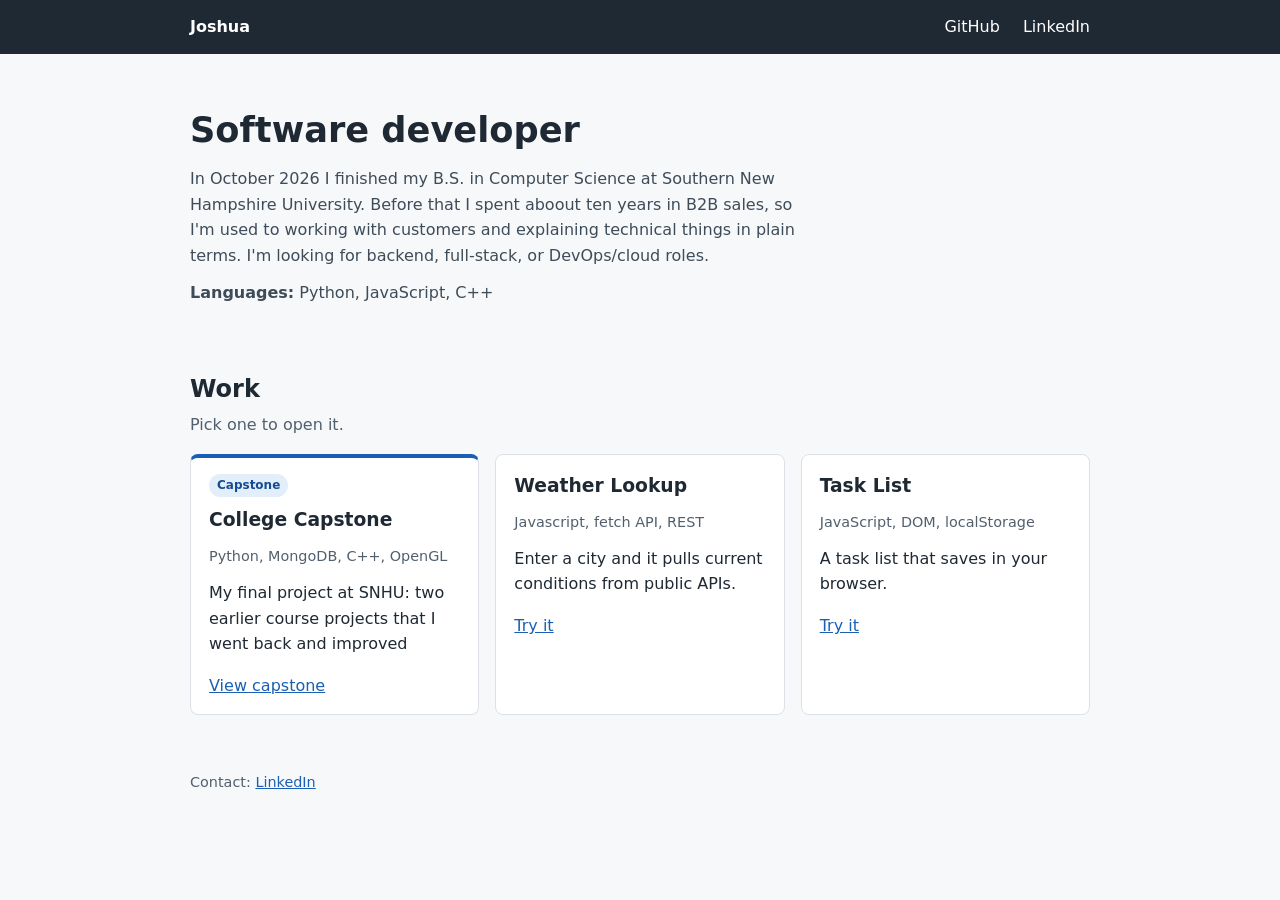
<file: index.html>
<!DOCTYPE html>
<html lang="en">
<head>
    <meta charset="UTF=8">
    <meta name="viewport" content="width=device-width, initial-scale=1">
    <title>Joshua | Portfolio</title>
    <link rel="stylesheet" href="style.css">
</head>
<body>
    <header class="topbar">
        <div class="wrap">
            <a class="brand" href="index.html">Joshua</a>
            <nav>
                <a href="https://github.com/NeonDireWolf">GitHub</a>
                <a href="https://www.linkedin.com/in/joshtippitt">LinkedIn</a>
            </nav>
        </div>
    </header>

    <main class="wrap">
        <section class="hero">
            <h1>Software developer</h1>
            <p>In October 2026 I finished my B.S. in Computer Science at Southern New Hampshire University. Before that I spent aboout ten years in B2B sales, so I'm used to working with customers and explaining technical things in plain terms. I'm looking for backend, full-stack, or DevOps/cloud roles.</p>
            <p><strong>Languages:</strong> Python, JavaScript, C++</p>
        </section>

        <section>
            <h2>Work</h2>
            <p class="section-note">Pick one to open it.</p>
            <div class="grid">
                <div class="card featured">
                    <span class="badge">Capstone</span>
                    <h3>College Capstone</h3>
                    <p class="tags">Python, MongoDB, C++, OpenGL</p>
                    <p>My final project at SNHU: two earlier course projects that I went back and improved</p>
                    <div class="links">
                        <a href="capstone.html">View capstone</a>
                    </div>
                </div>

                <div class="card">
                    <h3>Weather Lookup</h3>
                    <p class="tags">Javascript, fetch API, REST</p>
                    <p>Enter a city and it pulls current conditions from public APIs.</p>
                    <div class="links">
                        <a href="weather.html">Try it</a>
                    </div>
                </div>

                <div class="card">
                    <h3>Task List</h3>
                    <p class="tags">JavaScript, DOM, localStorage</p>
                    <p>A task list that saves in your browser.</p>
                    <div class="links">
                        <a href="tasks.html">Try it</a>
                    </div>
                </div>
            </div>
        </section>

        <footer>
            <p>Contact: <a href="https://www.linkedin.com/in/joshtippitt">LinkedIn</a></p>
        </footer>
    </main>
</body>
</html>
</file>
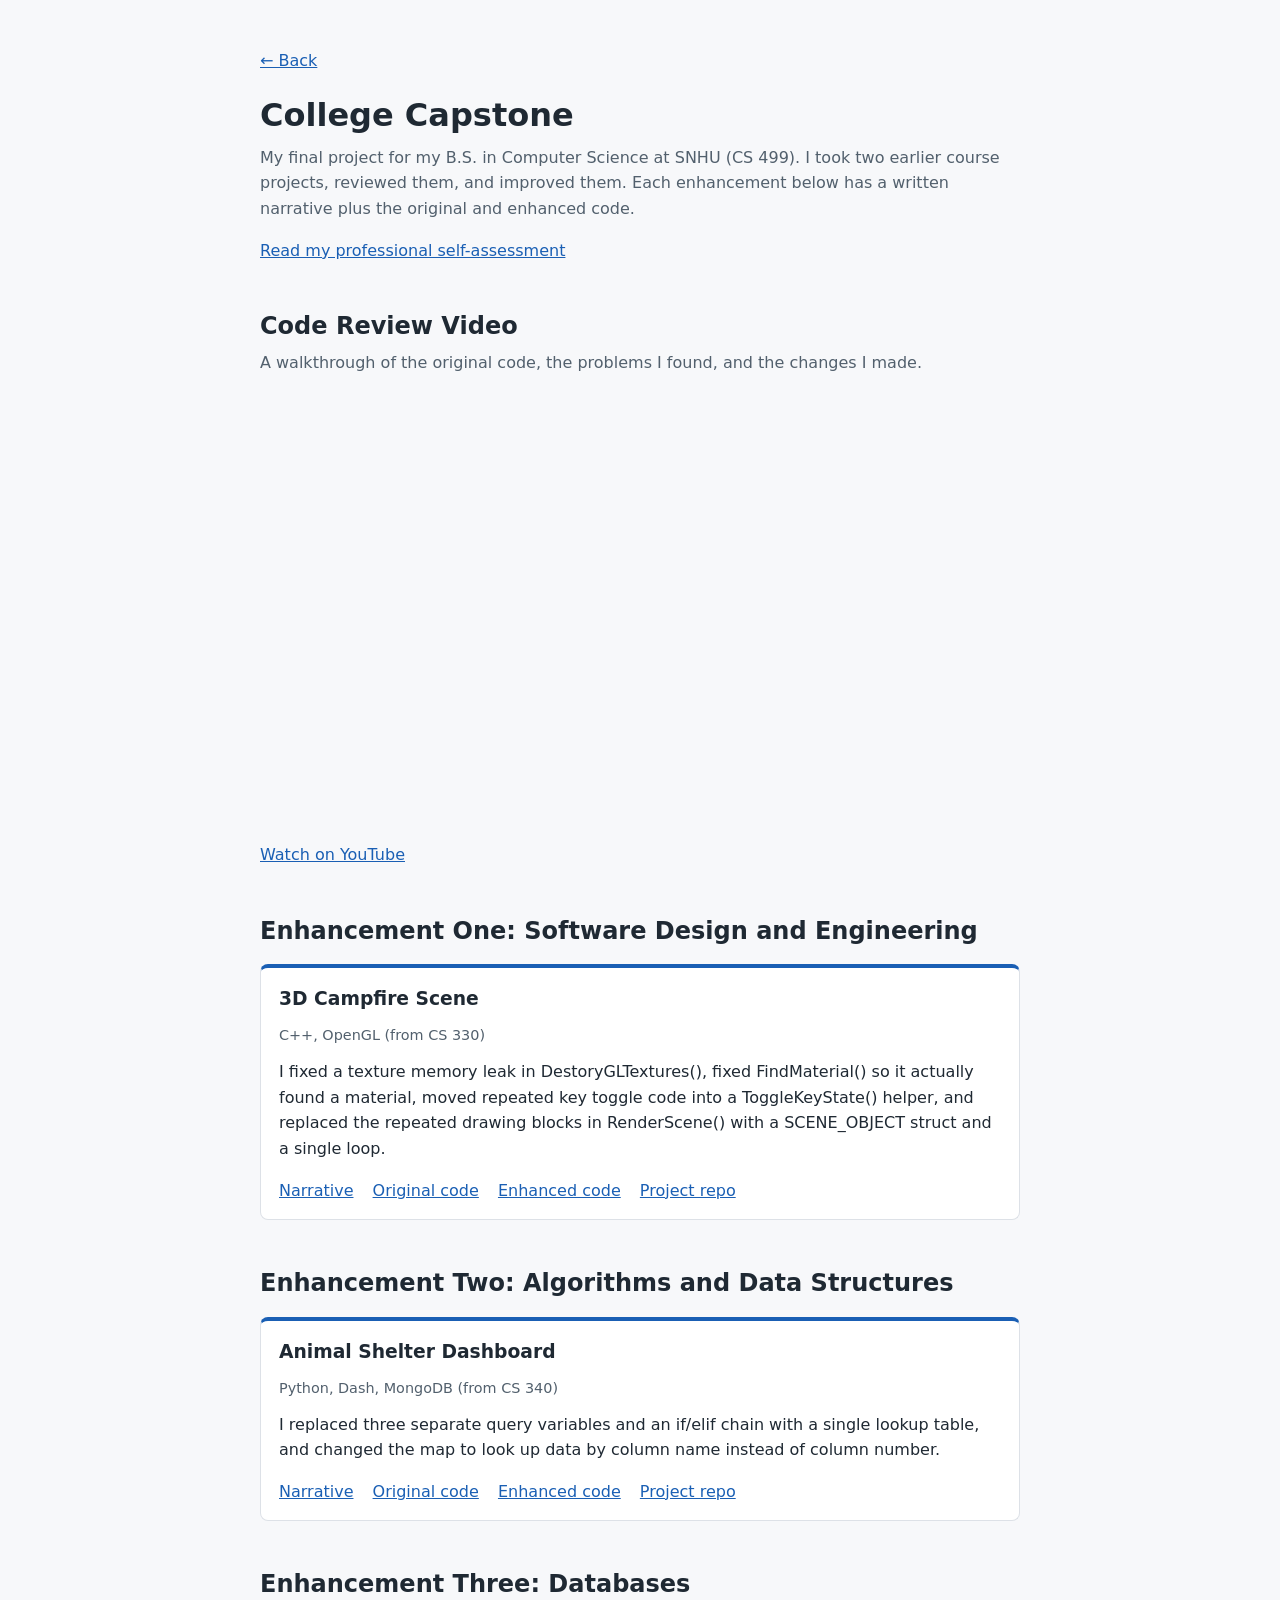
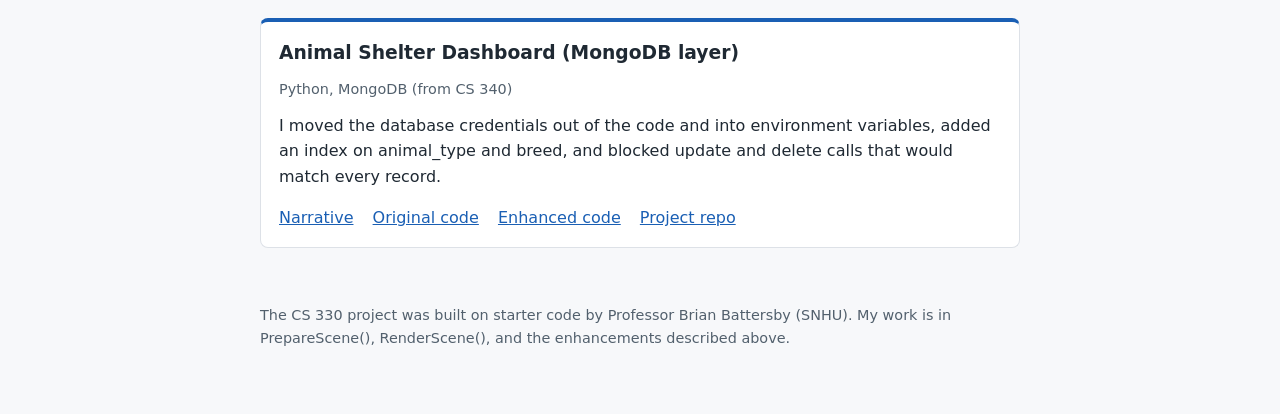
<file: capstone.html>
<!DOCTYPE html>
<html lang="en">
<head>
    <meta charset="UTF-8">
    <meta name="viewport" content="width=device-width, initial-scale=1.0">
    <title>Capstone | Joshua</title>
    <link rel="stylesheet" href="style.css">
</head>
<body>
    <div class="demo">
        <p><a href="index.html">&larr; Back</a></p>
        <h1>College Capstone</h1>
        <p class="tagline">My final project for my B.S. in Computer Science at SNHU (CS 499). I took two earlier course projects, reviewed them, and improved them. Each enhancement below has a written narrative plus the original and enhanced code.</p>
        <p><a href="eportfolio.html#assessment">Read my professional self-assessment</a></p>

        <h2>Code Review Video</h2>
        <p class="section-note">A walkthrough of the original code, the problems I found, and the changes I made.</p>
        <iframe style="width:100%; aspect-ratio:16/9; border:0; border-radius:8px;" src="https://www.youtube.com/embed/7akahYx0ZeY" title="CS 499 Code Review" allow="accelerometer; clipboard-write; encrypted-media; gyroscope; picture-in-picture" allowfullscreen></iframe>
        <p><a href="https://youtu.be/7akahYx0ZeY">Watch on YouTube</a></p>

        <h2>Enhancement One: Software Design and Engineering</h2>
        <div class="card featured">
            <h3>3D Campfire Scene</h3>
            <p class="tags">C++, OpenGL (from CS 330)</p>
            <p>I fixed a texture memory leak in DestoryGLTextures(), fixed FindMaterial() so it actually found a material, moved repeated key toggle code into a ToggleKeyState() helper, and replaced the repeated drawing blocks in RenderScene() with a SCENE_OBJECT struct and a single loop.</p>
            <div class="links">
                <a href="narratives/Narrative_1_Software_Design_and_Engineering.pdf">Narrative</a>
                <a href="https://github.com/NeonDireWolf/NeonDireWolf.github.io/tree/main/CS330/original">Original code</a>
                <a href="https://github.com/NeonDireWolf/NeonDireWolf.github.io/tree/main/CS330/enhanced">Enhanced code</a>
                <a href="https://github.com/NeonDireWolf/CS330-Comp-Graphic-and-Visualization">Project repo</a>
            </div>
        </div>

        <h2>Enhancement Two: Algorithms and Data Structures</h2>
        <div class="card featured">
            <h3>Animal Shelter Dashboard</h3>
            <p class="tags">Python, Dash, MongoDB (from CS 340)</p>
            <p>I replaced three separate query variables and an if/elif chain with a single lookup table, and changed the map to look up data by column name instead of column number.</p>
            <div class="links">
                <a href="narratives/Narrative_2_Algorithms_and_Data_Structures.pdf">Narrative</a>
                <a href="https://github.com/NeonDireWolf/NeonDireWolf.github.io/tree/main/CS340/original">Original code</a>
                <a href="https://github.com/NeonDireWolf/NeonDireWolf.github.io/tree/main/CS340/enhanced">Enhanced code</a>
                <a href="https://github.com/NeonDireWolf/CS-340-Project-Two-Dashboard">Project repo</a>
            </div>
        </div>

        <h2>Enhancement Three: Databases</h2>
        <div class="card featured">
            <h3>Animal Shelter Dashboard (MongoDB layer)</h3>
            <p class="tags">Python, MongoDB (from CS 340)</p>
            <p>I moved the database credentials out of the code and into environment variables, added an index on animal_type and breed, and blocked update and delete calls that would match every record.</p>
            <div class="links">
                <a href="narratives/Narrative_3_Databases.pdf">Narrative</a>
                <a href="https://github.com/NeonDireWolf/NeonDireWolf.github.io/tree/main/CS340/original">Original code</a>
                <a href="https://github.com/NeonDireWolf/NeonDireWolf.github.io/tree/main/CS340/enhanced">Enhanced code</a>
                <a href="https://github.com/NeonDireWolf/CS-340-Project-Two-Dashboard">Project repo</a>
            </div>
        </div>

        <footer>
            The CS 330 project was built on starter code by Professor Brian Battersby (SNHU). My work is in PrepareScene(), RenderScene(), and the enhancements described above.
        </footer>
    </div>
</body>
</html>
</file>
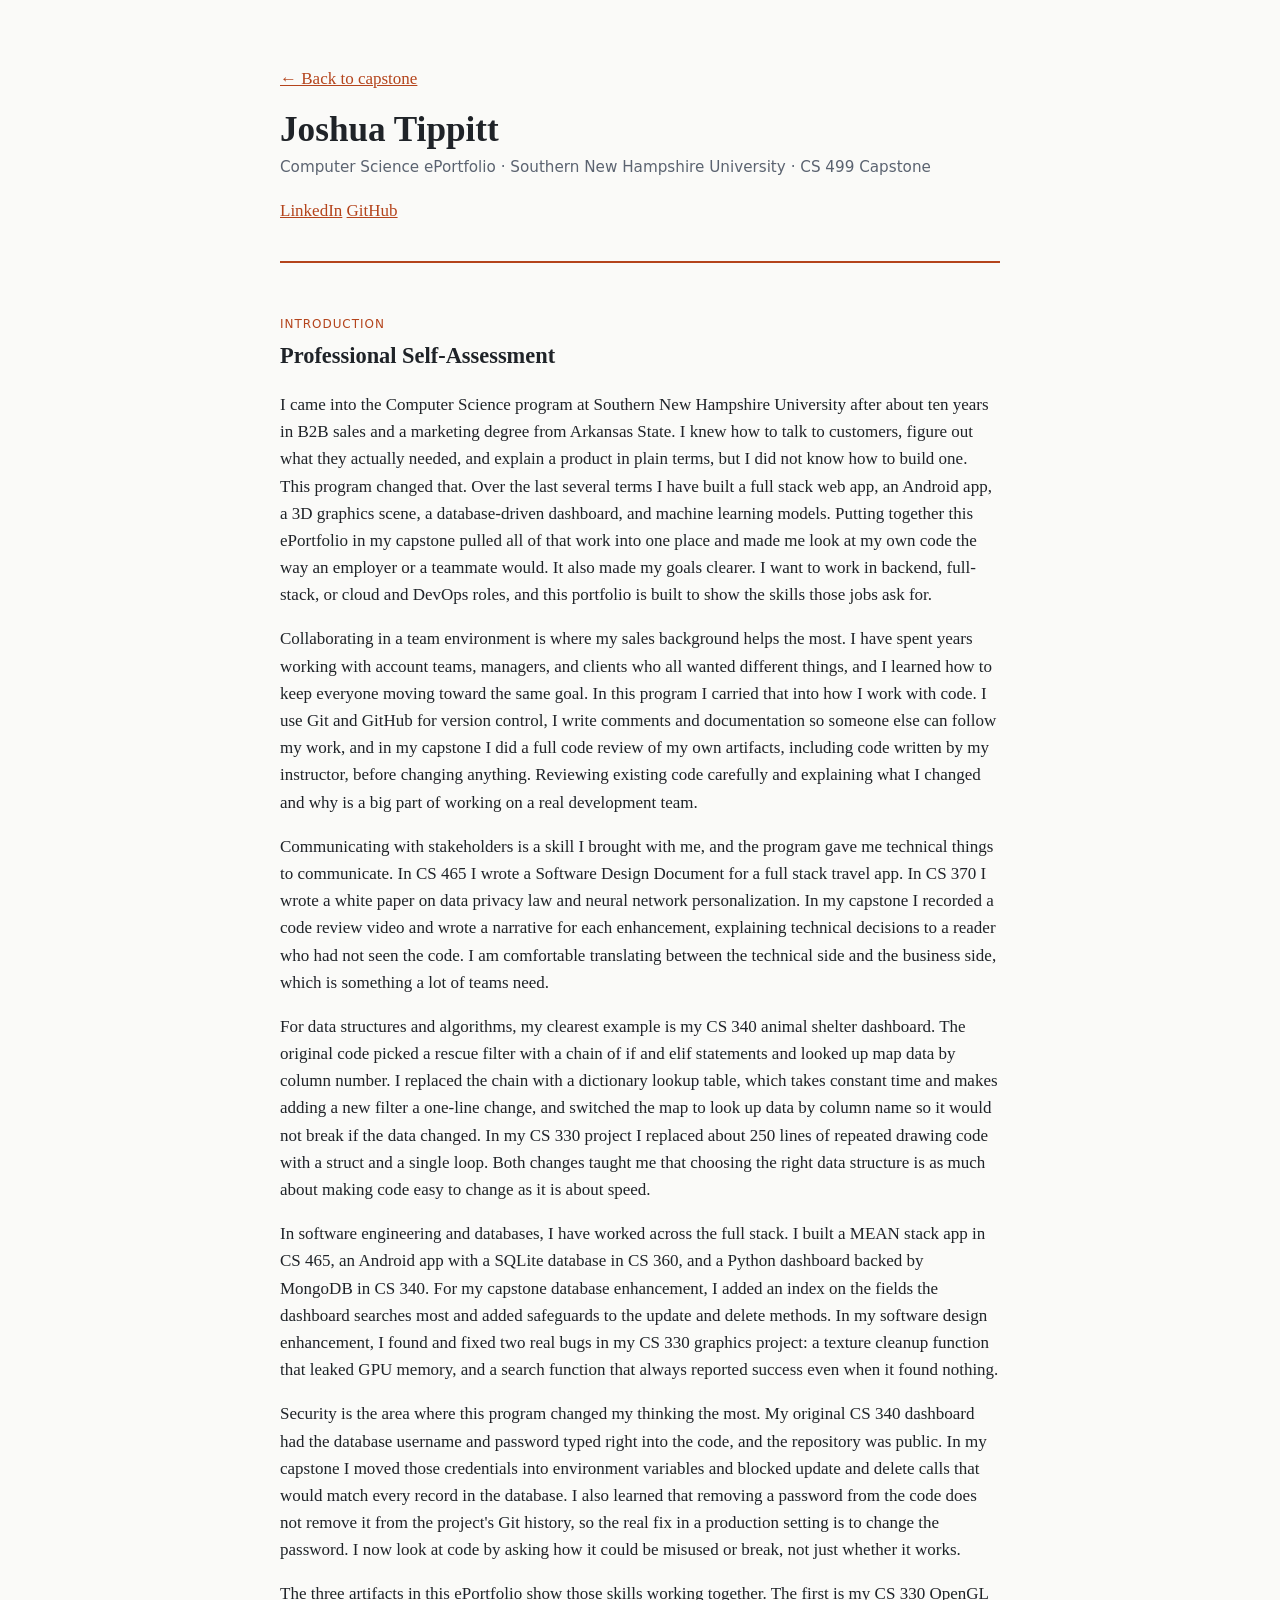
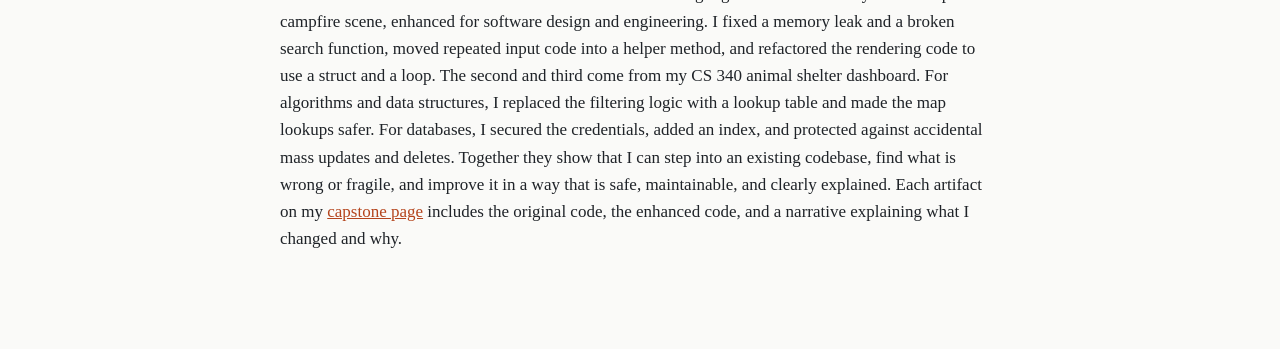
<file: eportfolio.html>
<!doctype html>
<html lang="en">
<head>
<meta charset="utf-8">
<meta name="viewport" content="width=device-width, initial-scale=1">
<title>Joshua Tippitt | CS 499 ePortfolio</title>
<style>
  :root {
    --bg: #fafaf8;
    --text: #1f2328;
    --muted: #5b6370;
    --line: #e2e2dc;
    --accent: #b4441c;
    --card: #ffffff;
  }
  @media (prefers-color-scheme: dark) {
    :root {
      --bg: #16181c;
      --text: #e8e8e4;
      --muted: #9aa0a8;
      --line: #2c3036;
      --accent: #f08a5d;
      --card: #1d2025;
    }
  }
  * { box-sizing: border-box; }
  body {
    margin: 0;
    background: var(--bg);
    color: var(--text);
    font: 17px/1.6 Georgia, "Times New Roman", serif;
  }
  .wrap { max-width: 760px; margin: 0 auto; padding: 48px 20px 80px; }
  header { border-bottom: 2px solid var(--accent); padding-bottom: 20px; margin-bottom: 36px; }
  h1 { font-size: 2.2rem; margin: 0 0 4px; line-height: 1.2; }
  .sub { color: var(--muted); margin: 0; font-family: system-ui, sans-serif; font-size: 0.95rem; }
  nav { margin-top: 16px; font-family: system-ui, sans-serif; font-size: 0.9rem; }
  nav a { margin-right: 16px; }
  section { margin-top: 52px; }
  h2 { font-size: 1.4rem; margin: 4px 0 8px; }
  .label {
    font-family: system-ui, sans-serif; font-size: 0.75rem; letter-spacing: 0.08em;
    text-transform: uppercase; color: var(--accent); margin: 0;
  }
  a { color: var(--accent); }
  .card {
    background: var(--card); border: 1px solid var(--line); border-radius: 8px;
    padding: 20px 22px; margin-top: 14px;
  }
  .links { font-family: system-ui, sans-serif; font-size: 0.9rem; margin-top: 14px; }
  .links a { display: inline-block; margin: 4px 16px 4px 0; }
  .pending { color: var(--muted); font-style: italic; }
  footer { margin-top: 64px; color: var(--muted); font-family: system-ui, sans-serif; font-size: 0.85rem; }
</style>
</head>
<body>
<div class="wrap">
  <p><a href="capstone.html">&larr; Back to capstone</a></p>

<header>
  <h1>Joshua Tippitt</h1>
  <p class="sub">Computer Science ePortfolio &middot; Southern New Hampshire University &middot; CS 499 Capstone</p>
  <p class="contact"><a href="https://www.linkedin.com/in/joshtippitt/" target="_blank" rel="noopener">LinkedIn</a> <a href="https://github.com/NeonDireWolf" target="_blank" rel="noopener">GitHub</a></p>
</header>

<section id="assessment">
  <p class="label">Introduction</p>
  <h2>Professional Self-Assessment</h2>
  <p>I came into the Computer Science program at Southern New Hampshire University after about ten years in B2B sales and a marketing degree from Arkansas State. I knew how to talk to customers, figure out what they actually needed, and explain a product in plain terms, but I did not know how to build one. This program changed that. Over the last several terms I have built a full stack web app, an Android app, a 3D graphics scene, a database-driven dashboard, and machine learning models. Putting together this ePortfolio in my capstone pulled all of that work into one place and made me look at my own code the way an employer or a teammate would. It also made my goals clearer. I want to work in backend, full-stack, or cloud and DevOps roles, and this portfolio is built to show the skills those jobs ask for.</p>
  <p>Collaborating in a team environment is where my sales background helps the most. I have spent years working with account teams, managers, and clients who all wanted different things, and I learned how to keep everyone moving toward the same goal. In this program I carried that into how I work with code. I use Git and GitHub for version control, I write comments and documentation so someone else can follow my work, and in my capstone I did a full code review of my own artifacts, including code written by my instructor, before changing anything. Reviewing existing code carefully and explaining what I changed and why is a big part of working on a real development team.</p>
  <p>Communicating with stakeholders is a skill I brought with me, and the program gave me technical things to communicate. In CS 465 I wrote a Software Design Document for a full stack travel app. In CS 370 I wrote a white paper on data privacy law and neural network personalization. In my capstone I recorded a code review video and wrote a narrative for each enhancement, explaining technical decisions to a reader who had not seen the code. I am comfortable translating between the technical side and the business side, which is something a lot of teams need.</p>
  <p>For data structures and algorithms, my clearest example is my CS 340 animal shelter dashboard. The original code picked a rescue filter with a chain of if and elif statements and looked up map data by column number. I replaced the chain with a dictionary lookup table, which takes constant time and makes adding a new filter a one-line change, and switched the map to look up data by column name so it would not break if the data changed. In my CS 330 project I replaced about 250 lines of repeated drawing code with a struct and a single loop. Both changes taught me that choosing the right data structure is as much about making code easy to change as it is about speed.</p>
  <p>In software engineering and databases, I have worked across the full stack. I built a MEAN stack app in CS 465, an Android app with a SQLite database in CS 360, and a Python dashboard backed by MongoDB in CS 340. For my capstone database enhancement, I added an index on the fields the dashboard searches most and added safeguards to the update and delete methods. In my software design enhancement, I found and fixed two real bugs in my CS 330 graphics project: a texture cleanup function that leaked GPU memory, and a search function that always reported success even when it found nothing.</p>
  <p>Security is the area where this program changed my thinking the most. My original CS 340 dashboard had the database username and password typed right into the code, and the repository was public. In my capstone I moved those credentials into environment variables and blocked update and delete calls that would match every record in the database. I also learned that removing a password from the code does not remove it from the project&#x27;s Git history, so the real fix in a production setting is to change the password. I now look at code by asking how it could be misused or break, not just whether it works.</p>
  <p>The three artifacts in this ePortfolio show those skills working together. The first is my CS 330 OpenGL campfire scene, enhanced for software design and engineering. I fixed a memory leak and a broken search function, moved repeated input code into a helper method, and refactored the rendering code to use a struct and a loop. The second and third come from my CS 340 animal shelter dashboard. For algorithms and data structures, I replaced the filtering logic with a lookup table and made the map lookups safer. For databases, I secured the credentials, added an index, and protected against accidental mass updates and deletes. Together they show that I can step into an existing codebase, find what is wrong or fragile, and improve it in a way that is safe, maintainable, and clearly explained. Each artifact on my <a href="capstone.html">capstone page</a> includes the original code, the enhanced code, and a narrative explaining what I changed and why.</p>
</section>


</div>
</body>
</html>
</file>
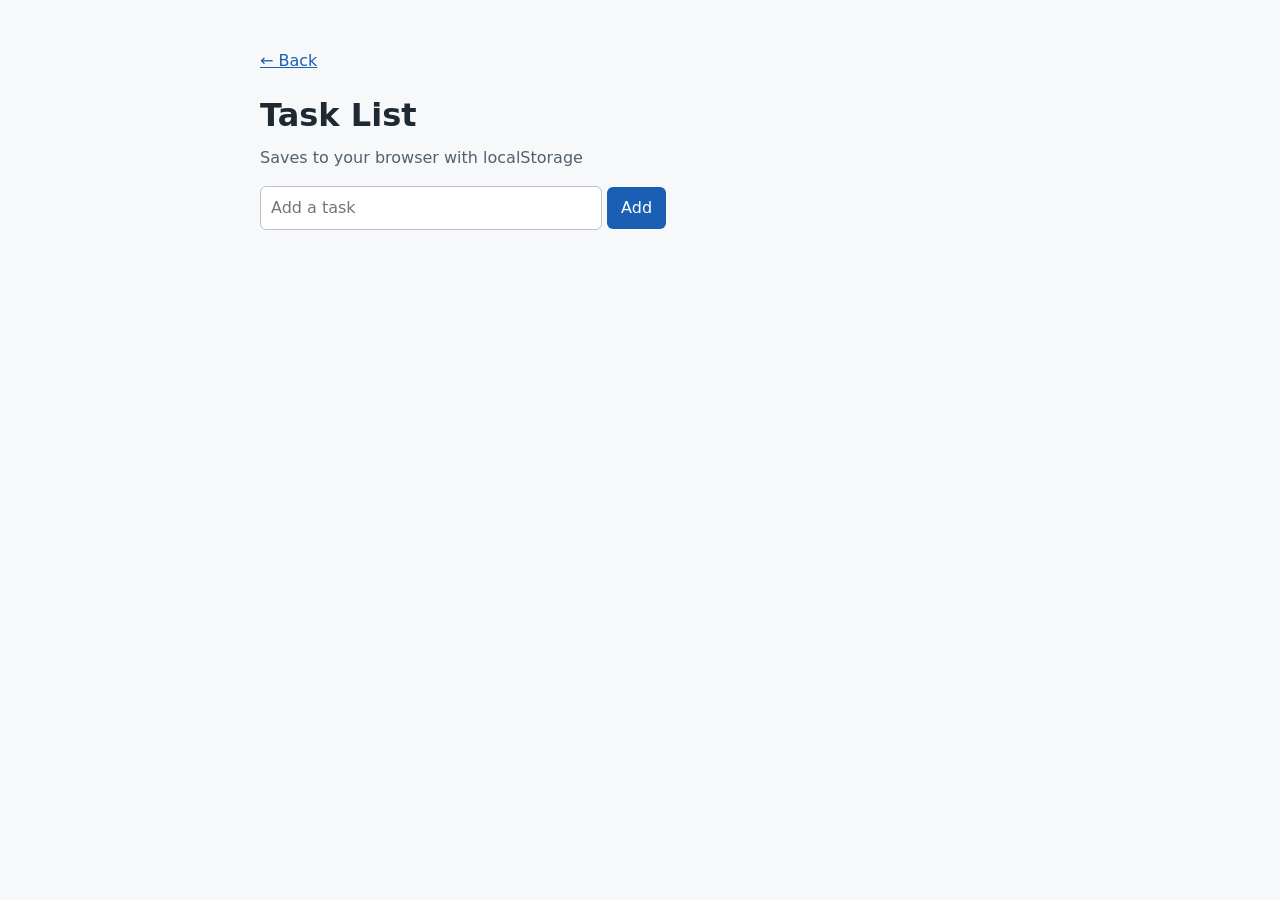
<file: tasks.html>
<!DOCTYPE html>
<html lang="en">
<head>
    <meta charset="UTF-8">
    <meta name="viewport" content="width=device-width, initial-scale=1.0">
    <title>Task List</title>
    <link rel="stylesheet" href="style.css">
</head>
<body>
    <div class="demo">
        <p><a href="index.html">&larr; Back</a></p>
        <h1>Task List</h1>
        <p class="tagline">Saves to your browser with localStorage</p>

        <form id="form">
            <input type="text" id="taskInput" placeholder="Add a task" required>
            <button type="submit">Add</button>
        </form>
        <ul class="list" id="list"></ul>
    </div>

    <script>
        const form = document.getElementById("form");
        const input = document.getElementById("taskInput");
        const list = document.getElementById("list");

        let tasks = JSON.parse(localStorage.getItem("tasks") || "[]");

        function save() {
            localStorage.setItem("tasks", JSON.stringify(tasks));
        }

        function render() {
            list.innerHTML = "";

            tasks.forEach((task, index) => {
                const li = document.createElement("li");

                if (task.done) li.classList.add("done");

                const box = document.createElement("input");
                box.type = "checkbox";
                box.checked = task.done;
                box.addEventListener("change", () => {
                    task.done = box.checked;
                    save();
                    render();
                });

                const text = document.createElement("span");
                text.textContent = task.text;

                const del = document.createElement("button");
                del.textContent = "Delete";
                del.addEventListener("click", () => {
                    tasks.splice(index, 1);
                    save();
                    render();
                });

                li.append(box, text, del);
                list.appendChild(li);
            });
        }

        form.addEventListener("submit", (event) => {
            event.preventDefault();

            tasks.push({text: input.value.trim(), done: false});

            input.value = "";
            save();
            render();
        });

        render();
    </script>
</body>
</html>
</file>
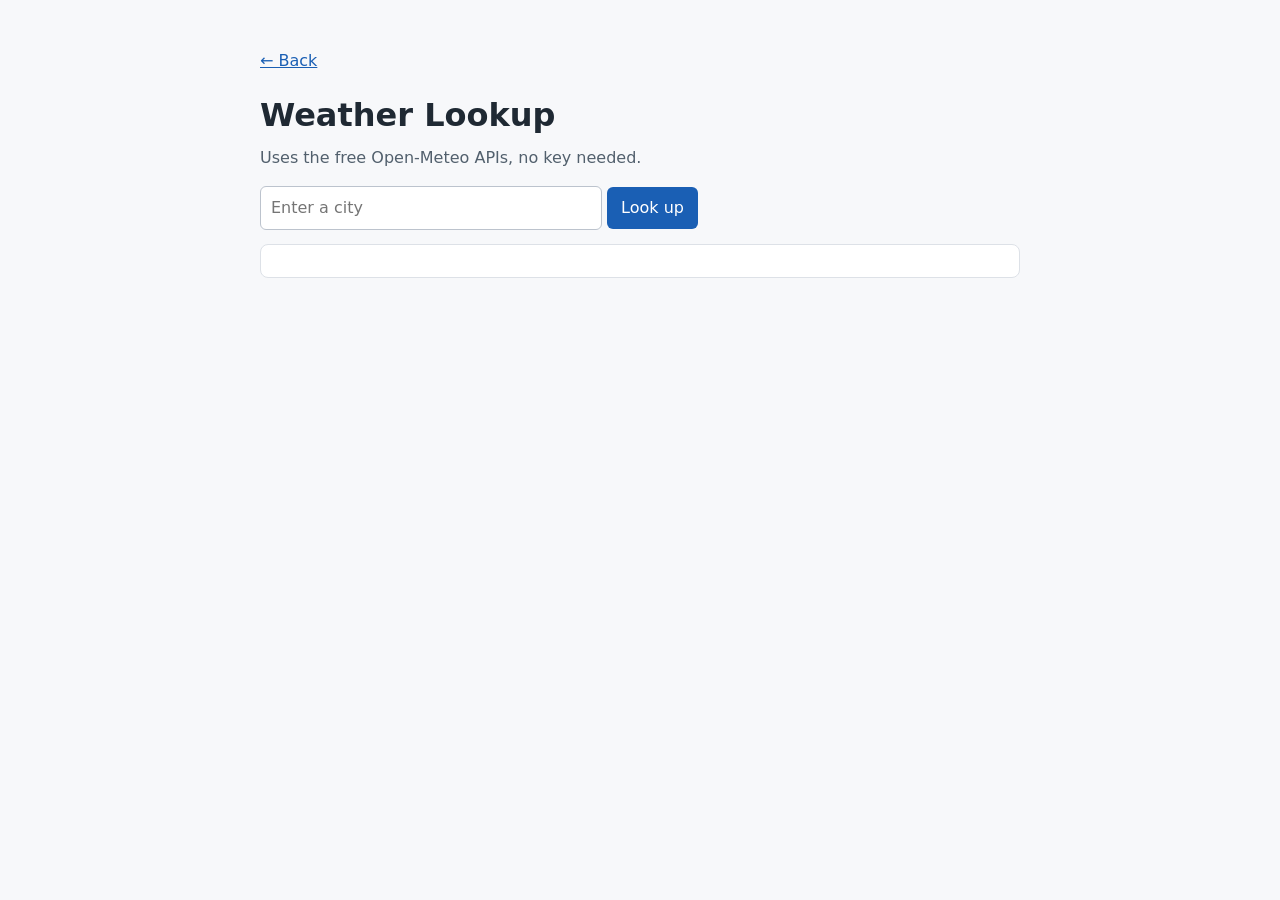
<file: weather.html>
<!DOCTYPE html>
<html lang="en">
<head>
    <meta charset="UTF-8">
    <meta name="viewport" content="width=device-width, initial-scale=1.0">
    <title>Weather Lookup</title>
    <link rel="stylesheet" href="style.css">
</head>
<body>
    <div class="demo">
        <p><a href="index.html">&larr; Back</a></p>
        <h1>Weather Lookup</h1>
        <p class="tagline">Uses the free Open-Meteo APIs, no key needed.</p>

        <form id="form">
            <input type="text" id="city" placeholder="Enter a city" required>
            <button type="submit">Look up</button>
        </form>

        <div class="card" id="result" hidden></div>
    </div>

    <script>
        const form = document.getElementById("form");
        const cityInput = document.getElementById("city");
        const result = document.getElementById("result");

        function describeWeather(code) {
            if (code === 0) return "Clear";
            if (code === 1 || code === 2) return "Partly cloudy";   
            if (code === 3) return "Cloudy";
            if (code === 45 || code === 48) return "Foggy";
            if (code >= 51 && code <= 67) return "Rainy";      
            if (code >= 71 && code <= 77) return "Snowy";
            if (code >= 80 && code <= 82) return "Rain showers";
            if (code === 85 || code === 86) return "Snow showers";
            if (code >= 95) return "Thunderstorms";
            return "Unknown";
        }
        
        form.addEventListener("submit", async(event) => {
            event.preventDefault();

            const city = cityInput.value.trim();

            result.hidden = false;
            result.textContent = "Loading...";

            try {
                const geoUrl = "https://geocoding-api.open-meteo.com/v1/search?count=1&name=" + encodeURIComponent(city);
                const geoRes = await fetch(geoUrl);
                const geoData = await geoRes.json();

                if (!geoData.results || geoData.results.length === 0) {
                    result.textContent = "No match found for that city.";
                    return;
                }

                const place = geoData.results[0];

                const wxUrl = "https://api.open-meteo.com/v1/forecast"
                    + "?latitude=" + place.latitude
                    + "&longitude=" + place.longitude
                    + "&current=temperature_2m,wind_speed_10m,weather_code"
                    + "&daily=precipitation_probability_max"
                    + "&timezone=auto"
                    + "&temperature_unit=fahrenheit&wind_speed_unit=mph";
                const wxRes = await fetch(wxUrl);
                const wxData = await wxRes.json();

                const temp = wxData.current.temperature_2m;
                const wind = wxData.current.wind_speed_10m;
                const condition = describeWeather(wxData.current.weather_code);
                const rainChance = wxData.daily.precipitation_probability_max[0];

                const region = place.admin1 ? ", " + place.admin1 : "";

                result.innerHTML = "<h3>" + place.name + region + "</h3>"
                    + "<p>" + condition + "<br>" 
                    + "Temperature: " + temp + " &deg;F<br>"
                    + "Chance of rain: " + rainChance + "%<br>" 
                    + "Wind: " + wind + " mph</p>";
            } catch (err) {
                results.textContent = "Something went wrong. Try again in a moment.";
            }
        });
    </script>
</body>
</html>
</file>
<file: style.css>
* {box-sizing: bordor-box;}

body {
    font-family: system-ui, -apple-system, "Segoe UI", Roboto, sans-serif;
    line-height: 1.6;
    color: #1f2933;
    background: #f7f8fa;
    margin: 0;
}

.wrap {
    max-width: 900px;
    margin: 0 auto;
    padding: 0 20px 64px;
}

.topbar {
    background: #1f2933;
    color: #fff;
}

.topbar .wrap {
    display: flex;
    justify-content: space-between;
    align-items: center;
    padding: 14px 20px;
}

.topbar a {color: #fff; text-decoration: none; margin-left: 18px;}
.topbar a:hover {text-decoration: underline;}
.topbar .brand {font-weight: 700; margin-left: 0;}

.hero {padding: 48px 0 8px;}
.hero h1 {margin: 0 0 8px; font-size: 2.2rem;}
.hero p {max-width: 620px; color: #3e4c59; margin: 0 0 12px;}

h1 {margin: 0 0 4px; font-size: 2rem;}
h2 {margin: 44px 0 4px;}
h3 {margin: 0 0 4px;}
.section-note {color: #52606d; margin: 0 0 16px;}

a {color: #1a5fb4;}
.tagline {color: #52606d; margin-top: 0;}

.grid {
    display: grid;
    grid-template-columns: repeat(auto-fit, minmax(260px, 1fr));
    gap: 16px;
}

.card {
    background: #fff;
    border: 1px solid #dde1e7;
    border-radius: 8px;
    padding: 16px 18px;
    display: flex;
    flex-direction: column;
}

.card p {margin: 6px 0;}
.card .links {margin-top: atuo; padding-top: 10px;}
.card .links a {margin-right: 14px;}

.featured {border-top: 4px solid #1a5fb4;}

.badge {
    align-self: flex-start;
    font-size: 0.75rem;
    font-weight: 600;
    background: #e3eefb;
    color: #154c91;
    padding: 2px 8px;
    border-radius: 999px;
    margin-bottom: 8px;
}

.tags {color: #52606d; font-size: 0.9rem; margin: 2px 0 6px;}

.demo {max-width: 760px; margin: 0 auto; padding: 32px 20px 64px;}
.demo .card {margin: 14px 0;}

button {
    font: inherit;
    padding: 8px 14px;
    border: 0;
    border-radius: 6px;
    background: #1a5fb4;
    color: #fff;
    cursor: pointer;
}
button:hover {background: #154c91;}

input[type="text"] {
    font: inherit;
    padding: 8px 10px;
    border: 1px solid #bcc3cd;
    border-radius: 6px;
    width: 100%;
    max-width: 320px;
}

ul.list {list-style: none; padding: 0;}
ul.list li {display: flex; gap: 10px; align-items: center; padding: 6px 0;}
ul.list li.done span {text-decoration: line-through; color: #8a94a0;}
ul.list li span {flex: 1;}

footer {margin-top: 56px; color: #52606d; font-size: 0.9rem;}
</file>
